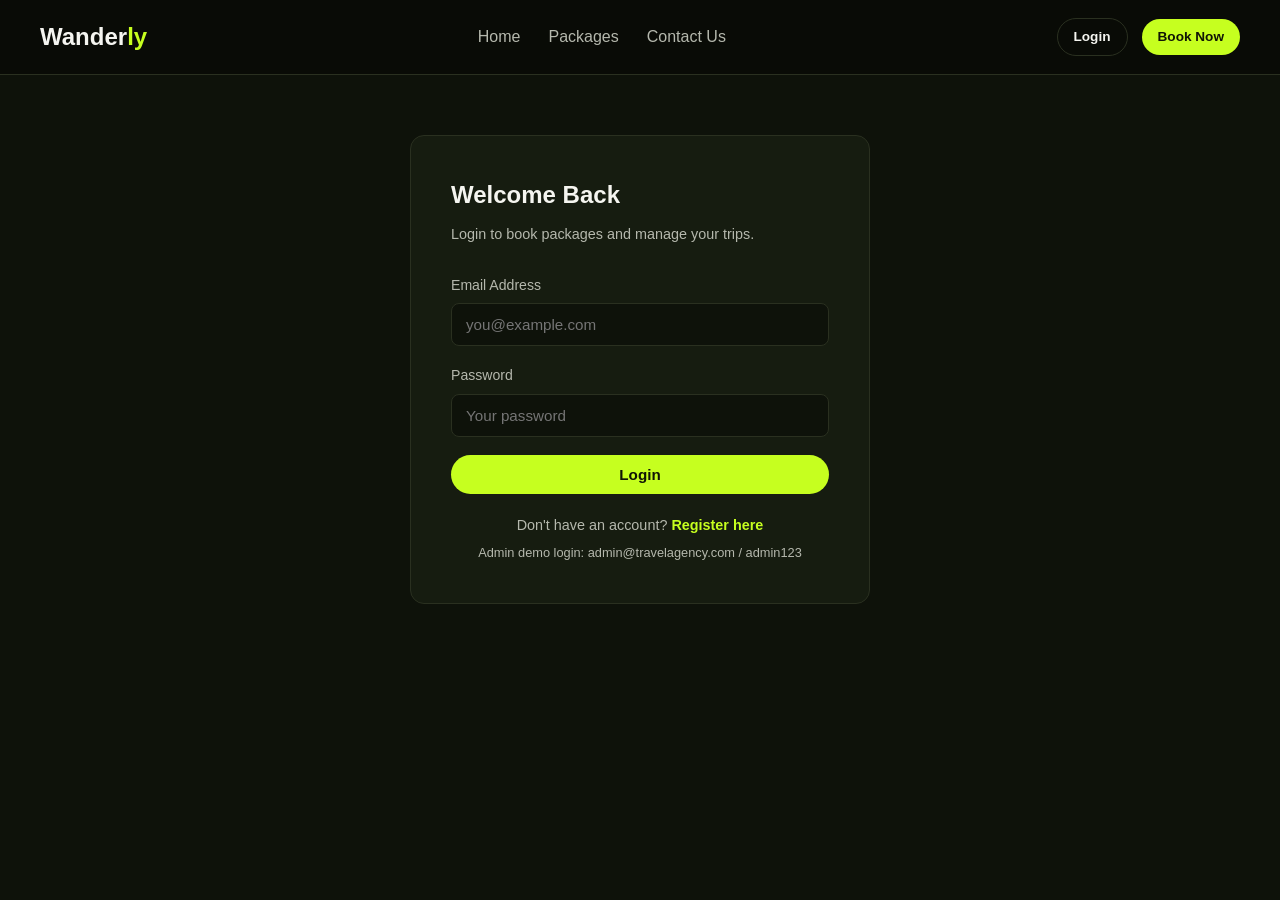
<file: wanderly-travel-agency/src/main/resources/static/admin.html>
<!DOCTYPE html>
<html lang="en">
<head>
<meta charset="UTF-8">
<meta name="viewport" content="width=device-width, initial-scale=1.0">
<title>Admin Panel | Wanderly</title>
<link rel="stylesheet" href="css/style.css">
</head>
<body>

<nav class="navbar">
  <a href="index.html" class="logo">Wander<span>ly</span></a>
  <div class="nav-links">
    <a href="index.html">Home</a>
    <a href="packages.html">Packages</a>
    <a href="contact.html">Contact Us</a>
  </div>
  <div class="nav-actions" id="nav-auth-area"></div>
</nav>

<section class="section">
  <div class="section-header" style="margin-bottom:20px; text-align:left; max-width:100%;">
    <div class="tag">Admin</div>
    <h2>Dashboard</h2>
  </div>

  <div class="tabs">
    <button class="tab-btn active" data-tab="packages">Manage Packages</button>
    <button class="tab-btn" data-tab="bookings">All Bookings</button>
    <button class="tab-btn" data-tab="messages">Contact Messages</button>
  </div>

  <!-- PACKAGES TAB -->
  <div class="tab-content active" id="tab-packages">
    <div class="form-wrapper" style="margin: 0 0 30px; max-width: 100%;">
      <h2 id="package-form-title">Add New Package</h2>
      <div class="alert alert-error" id="package-error"></div>
      <div class="alert alert-success" id="package-success"></div>
      <form id="package-form">
        <input type="hidden" id="package-id">
        <div class="form-row">
          <div class="form-group"><label>Title</label><input type="text" id="p-title" required></div>
          <div class="form-group"><label>Location</label><input type="text" id="p-location"></div>
        </div>
        <div class="form-row">
          <div class="form-group"><label>Category</label><input type="text" id="p-category" placeholder="Beach, Adventure, Wildlife..."></div>
          <div class="form-group"><label>Price (USD)</label><input type="number" id="p-price" min="0" step="0.01" required></div>
        </div>
        <div class="form-row">
          <div class="form-group"><label>Duration (days)</label><input type="number" id="p-duration" min="1"></div>
          <div class="form-group"><label>Image URL</label><input type="text" id="p-image" placeholder="https://..."></div>
        </div>
        <div class="form-group"><label>Description</label><textarea id="p-description" rows="3"></textarea></div>
        <div style="display:flex; gap:10px;">
          <button type="submit" class="btn btn-primary" id="package-submit-btn">Add Package</button>
          <button type="button" class="btn btn-outline hidden" id="package-cancel-btn">Cancel Edit</button>
        </div>
      </form>
    </div>

    <div class="table-wrap">
      <table>
        <thead><tr><th>Title</th><th>Location</th><th>Category</th><th>Price</th><th>Days</th><th>Actions</th></tr></thead>
        <tbody id="packages-body"><tr><td colspan="6" class="empty-state">Loading...</td></tr></tbody>
      </table>
    </div>
  </div>

  <!-- BOOKINGS TAB -->
  <div class="tab-content" id="tab-bookings">
    <div class="table-wrap">
      <table>
        <thead><tr><th>User</th><th>Package</th><th>Travel Date</th><th>People</th><th>Status</th><th>Update</th></tr></thead>
        <tbody id="bookings-body"><tr><td colspan="6" class="empty-state">Loading...</td></tr></tbody>
      </table>
    </div>
  </div>

  <!-- MESSAGES TAB -->
  <div class="tab-content" id="tab-messages">
    <div class="table-wrap">
      <table>
        <thead><tr><th>Name</th><th>Email</th><th>Subject</th><th>Message</th></tr></thead>
        <tbody id="messages-body"><tr><td colspan="4" class="empty-state">Loading...</td></tr></tbody>
      </table>
    </div>
  </div>
</section>

<script src="js/api.js"></script>
<script>
  // Guard: only logged-in admins can access this page
  if (!Auth.isLoggedIn() || !Auth.isAdmin()) {
    window.location.href = "login.html?redirect=admin.html";
  }

  // Tabs
  document.querySelectorAll(".tab-btn").forEach(btn => {
    btn.addEventListener("click", () => {
      document.querySelectorAll(".tab-btn").forEach(b => b.classList.remove("active"));
      document.querySelectorAll(".tab-content").forEach(c => c.classList.remove("active"));
      btn.classList.add("active");
      document.getElementById("tab-" + btn.dataset.tab).classList.add("active");
    });
  });

  // ---------------- PACKAGES ----------------
  async function loadPackages() {
    const body = document.getElementById("packages-body");
    try {
      const packages = await apiFetch("/packages", { method: "GET" });
      if (packages.length === 0) {
        body.innerHTML = '<tr><td colspan="6" class="empty-state">No packages yet.</td></tr>';
        return;
      }
      body.innerHTML = packages.map(p => `
        <tr>
          <td>${p.title}</td>
          <td>${p.location || '-'}</td>
          <td>${p.category || '-'}</td>
          <td>$${p.price}</td>
          <td>${p.durationDays || '-'}</td>
          <td>
            <button class="btn btn-outline btn-small" onclick='editPackage(${JSON.stringify(p)})'>Edit</button>
            <button class="btn btn-danger btn-small" onclick="deletePackage(${p.id})">Delete</button>
          </td>
        </tr>
      `).join("");
    } catch (err) {
      body.innerHTML = `<tr><td colspan="6" class="empty-state">${err.message}</td></tr>`;
    }
  }

  function editPackage(p) {
    document.getElementById("package-id").value = p.id;
    document.getElementById("p-title").value = p.title || "";
    document.getElementById("p-location").value = p.location || "";
    document.getElementById("p-category").value = p.category || "";
    document.getElementById("p-price").value = p.price || "";
    document.getElementById("p-duration").value = p.durationDays || "";
    document.getElementById("p-image").value = p.imageUrl || "";
    document.getElementById("p-description").value = p.description || "";
    document.getElementById("package-form-title").textContent = "Edit Package";
    document.getElementById("package-submit-btn").textContent = "Update Package";
    document.getElementById("package-cancel-btn").classList.remove("hidden");
    window.scrollTo({ top: 0, behavior: "smooth" });
  }

  function resetPackageForm() {
    document.getElementById("package-form").reset();
    document.getElementById("package-id").value = "";
    document.getElementById("package-form-title").textContent = "Add New Package";
    document.getElementById("package-submit-btn").textContent = "Add Package";
    document.getElementById("package-cancel-btn").classList.add("hidden");
  }

  document.getElementById("package-cancel-btn").addEventListener("click", resetPackageForm);

  document.getElementById("package-form").addEventListener("submit", async (e) => {
    e.preventDefault();
    const errorBox = document.getElementById("package-error");
    const successBox = document.getElementById("package-success");
    errorBox.classList.remove("show");
    successBox.classList.remove("show");

    const id = document.getElementById("package-id").value;
    const payload = {
      title: document.getElementById("p-title").value.trim(),
      location: document.getElementById("p-location").value.trim(),
      category: document.getElementById("p-category").value.trim(),
      price: parseFloat(document.getElementById("p-price").value),
      durationDays: parseInt(document.getElementById("p-duration").value, 10) || null,
      imageUrl: document.getElementById("p-image").value.trim(),
      description: document.getElementById("p-description").value.trim()
    };

    try {
      if (id) {
        await apiFetch(`/packages/${id}`, { method: "PUT", body: JSON.stringify(payload) });
        successBox.textContent = "Package updated!";
      } else {
        await apiFetch("/packages", { method: "POST", body: JSON.stringify(payload) });
        successBox.textContent = "Package added!";
      }
      successBox.classList.add("show");
      resetPackageForm();
      loadPackages();
    } catch (err) {
      errorBox.textContent = err.message;
      errorBox.classList.add("show");
    }
  });

  async function deletePackage(id) {
    if (!confirm("Delete this package?")) return;
    try {
      await apiFetch(`/packages/${id}`, { method: "DELETE" });
      loadPackages();
    } catch (err) {
      alert(err.message);
    }
  }

  // ---------------- BOOKINGS ----------------
  async function loadBookings() {
    const body = document.getElementById("bookings-body");
    try {
      const bookings = await apiFetch("/bookings/all", { method: "GET" });
      if (bookings.length === 0) {
        body.innerHTML = '<tr><td colspan="6" class="empty-state">No bookings yet.</td></tr>';
        return;
      }
      body.innerHTML = bookings.map(b => `
        <tr>
          <td>${b.user.fullName}<br><small style="color:var(--text-muted)">${b.user.email}</small></td>
          <td>${b.tourPackage.title}</td>
          <td>${b.travelDate}</td>
          <td>${b.numberOfPeople}</td>
          <td><span class="badge badge-${b.status.toLowerCase()}">${b.status}</span></td>
          <td>
            <select onchange="updateBookingStatus(${b.id}, this.value)">
              <option value="">Change status...</option>
              <option value="PENDING">Pending</option>
              <option value="CONFIRMED">Confirmed</option>
              <option value="CANCELLED">Cancelled</option>
            </select>
          </td>
        </tr>
      `).join("");
    } catch (err) {
      body.innerHTML = `<tr><td colspan="6" class="empty-state">${err.message}</td></tr>`;
    }
  }

  async function updateBookingStatus(id, status) {
    if (!status) return;
    try {
      await apiFetch(`/bookings/${id}/status`, { method: "PUT", body: JSON.stringify({ status }) });
      loadBookings();
    } catch (err) {
      alert(err.message);
    }
  }

  // ---------------- CONTACT MESSAGES ----------------
  async function loadMessages() {
    const body = document.getElementById("messages-body");
    try {
      const messages = await apiFetch("/contact", { method: "GET" });
      if (messages.length === 0) {
        body.innerHTML = '<tr><td colspan="4" class="empty-state">No messages yet.</td></tr>';
        return;
      }
      body.innerHTML = messages.map(m => `
        <tr>
          <td>${m.name}</td>
          <td>${m.email}</td>
          <td>${m.subject || '-'}</td>
          <td>${m.message}</td>
        </tr>
      `).join("");
    } catch (err) {
      body.innerHTML = `<tr><td colspan="4" class="empty-state">${err.message}</td></tr>`;
    }
  }

  loadPackages();
  loadBookings();
  loadMessages();
</script>
</body>
</html>
</file>
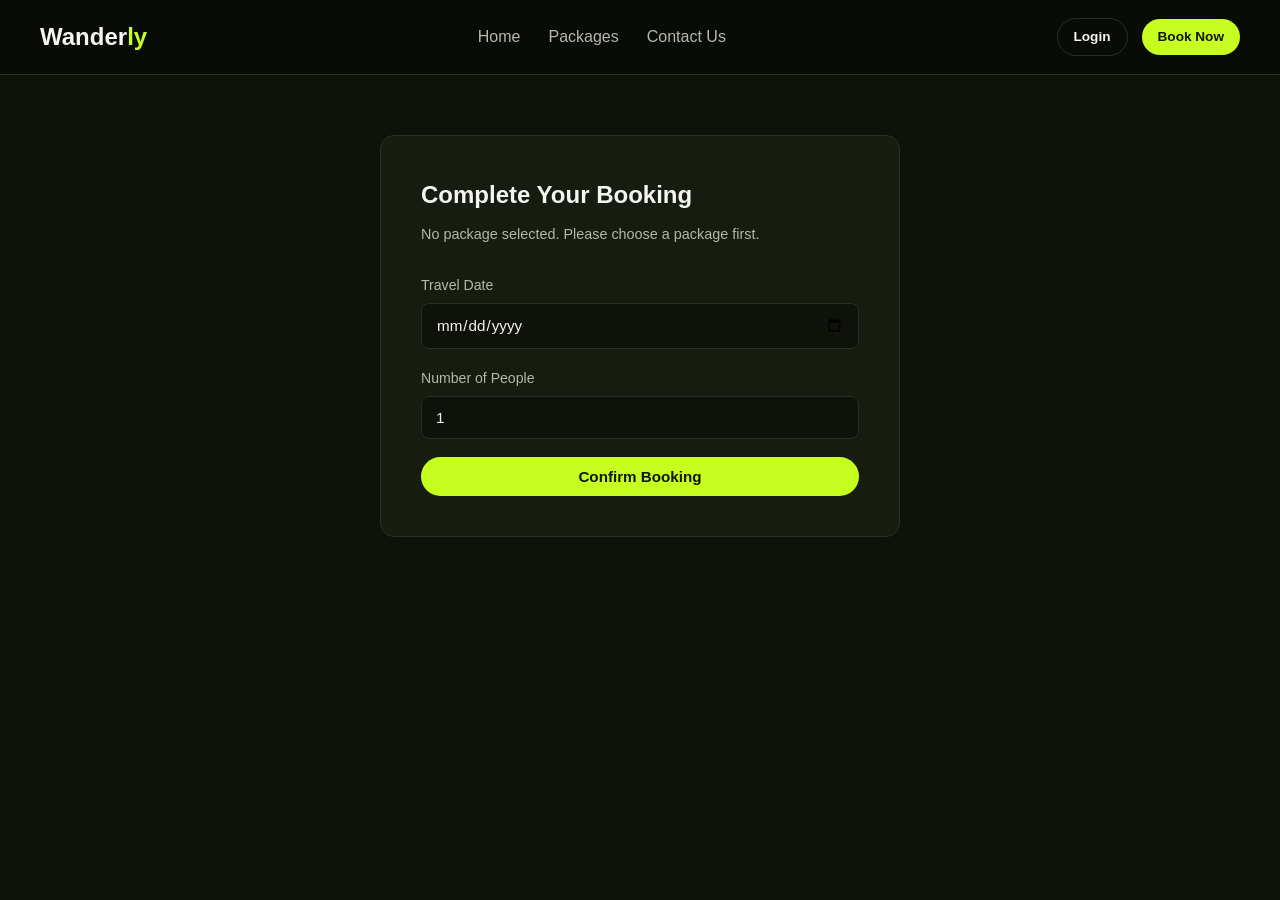
<file: wanderly-travel-agency/src/main/resources/static/booking.html>
<!DOCTYPE html>
<html lang="en">
<head>
<meta charset="UTF-8">
<meta name="viewport" content="width=device-width, initial-scale=1.0">
<title>Book Your Trip | Wanderly</title>
<link rel="stylesheet" href="css/style.css">
</head>
<body>

<nav class="navbar">
  <a href="index.html" class="logo">Wander<span>ly</span></a>
  <div class="nav-links">
    <a href="index.html">Home</a>
    <a href="packages.html">Packages</a>
    <a href="contact.html">Contact Us</a>
  </div>
  <div class="nav-actions" id="nav-auth-area"></div>
</nav>

<div class="form-wrapper" style="max-width:520px;">
  <h2>Complete Your Booking</h2>
  <p class="subtitle" id="package-summary">Loading package details...</p>

  <div class="alert alert-error" id="error-box"></div>
  <div class="alert alert-success" id="success-box"></div>

  <form id="booking-form">
    <div class="form-group">
      <label>Travel Date</label>
      <input type="date" id="travelDate" required>
    </div>
    <div class="form-group">
      <label>Number of People</label>
      <input type="number" id="numberOfPeople" min="1" value="1" required>
    </div>
    <button type="submit" class="btn btn-primary btn-block">Confirm Booking</button>
  </form>
</div>

<script src="js/api.js"></script>
<script>
  const params = new URLSearchParams(window.location.search);
  const packageId = params.get("packageId");
  let currentPackage = null;

  if (!packageId) {
    document.getElementById("package-summary").textContent = "No package selected. Please choose a package first.";
  }

  async function loadPackage() {
    try {
      currentPackage = await apiFetch(`/packages/${packageId}`, { method: "GET" });
      document.getElementById("package-summary").innerHTML =
        `Booking <strong style="color:var(--accent)">${currentPackage.title}</strong> — $${currentPackage.price} / person`;
    } catch (err) {
      document.getElementById("package-summary").textContent = err.message;
    }
  }
  if (packageId) loadPackage();

  document.getElementById("booking-form").addEventListener("submit", async (e) => {
    e.preventDefault();
    const errorBox = document.getElementById("error-box");
    const successBox = document.getElementById("success-box");
    errorBox.classList.remove("show");
    successBox.classList.remove("show");

    if (!Auth.isLoggedIn()) {
      window.location.href = "login.html?redirect=" + encodeURIComponent(window.location.href);
      return;
    }

    const travelDate = document.getElementById("travelDate").value;
    const numberOfPeople = parseInt(document.getElementById("numberOfPeople").value, 10);

    try {
      await apiFetch("/bookings", {
        method: "POST",
        body: JSON.stringify({ packageId: parseInt(packageId, 10), travelDate, numberOfPeople })
      });
      successBox.textContent = "Booking confirmed! Redirecting to your bookings...";
      successBox.classList.add("show");
      setTimeout(() => window.location.href = "my-bookings.html", 1200);
    } catch (err) {
      errorBox.textContent = err.message;
      errorBox.classList.add("show");
    }
  });
</script>
</body>
</html>
</file>
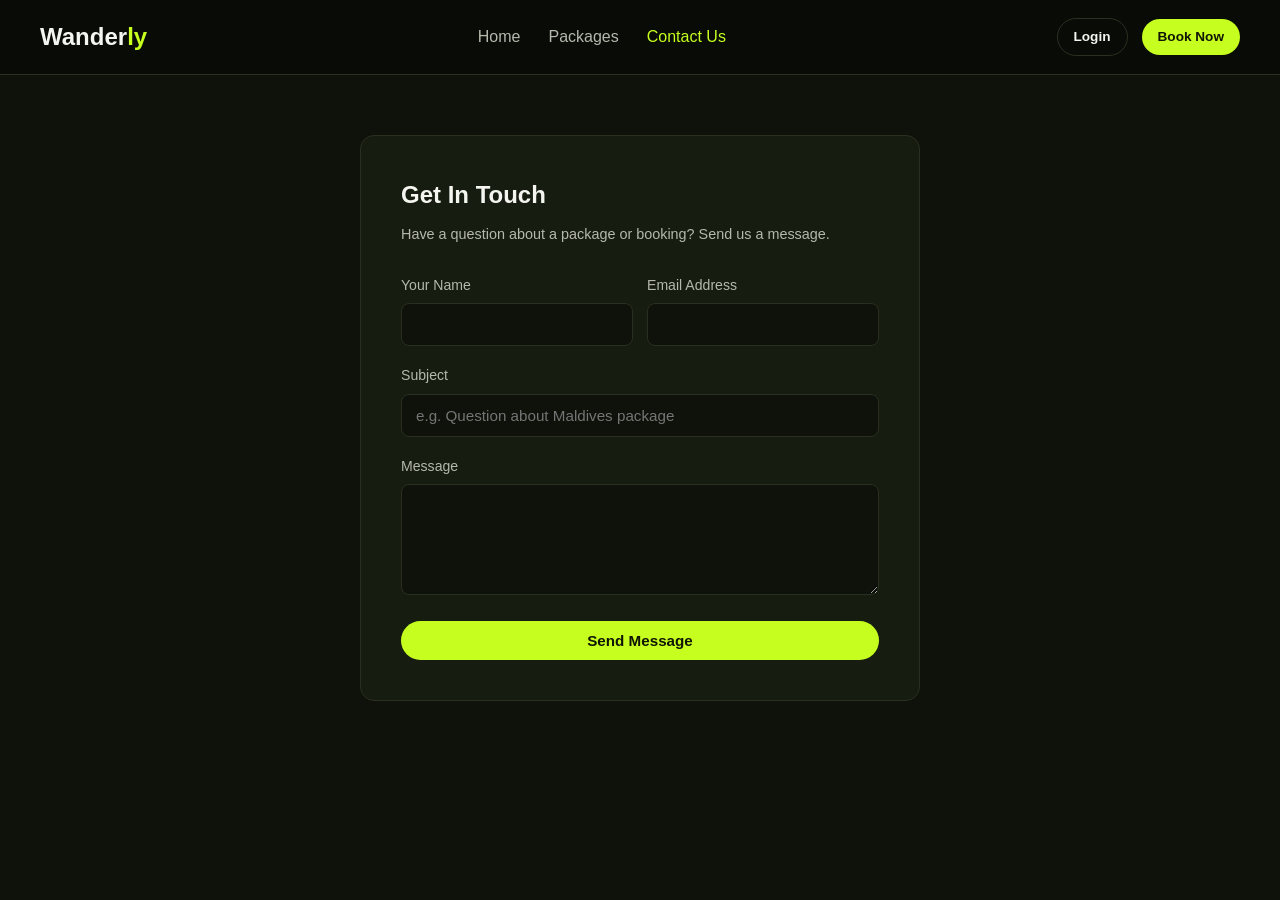
<file: wanderly-travel-agency/src/main/resources/static/contact.html>
<!DOCTYPE html>
<html lang="en">
<head>
<meta charset="UTF-8">
<meta name="viewport" content="width=device-width, initial-scale=1.0">
<title>Contact Us | Wanderly</title>
<link rel="stylesheet" href="css/style.css">
</head>
<body>

<nav class="navbar">
  <a href="index.html" class="logo">Wander<span>ly</span></a>
  <div class="nav-links">
    <a href="index.html">Home</a>
    <a href="packages.html">Packages</a>
    <a href="contact.html" class="active">Contact Us</a>
  </div>
  <div class="nav-actions" id="nav-auth-area"></div>
</nav>

<div class="form-wrapper" style="max-width:560px;">
  <h2>Get In Touch</h2>
  <p class="subtitle">Have a question about a package or booking? Send us a message.</p>

  <div class="alert alert-error" id="error-box"></div>
  <div class="alert alert-success" id="success-box"></div>

  <form id="contact-form">
    <div class="form-row">
      <div class="form-group">
        <label>Your Name</label>
        <input type="text" id="name" required>
      </div>
      <div class="form-group">
        <label>Email Address</label>
        <input type="email" id="email" required>
      </div>
    </div>
    <div class="form-group">
      <label>Subject</label>
      <input type="text" id="subject" placeholder="e.g. Question about Maldives package">
    </div>
    <div class="form-group">
      <label>Message</label>
      <textarea id="message" rows="5" required></textarea>
    </div>
    <button type="submit" class="btn btn-primary btn-block">Send Message</button>
  </form>
</div>

<script src="js/api.js"></script>
<script>
  document.getElementById("contact-form").addEventListener("submit", async (e) => {
    e.preventDefault();
    const errorBox = document.getElementById("error-box");
    const successBox = document.getElementById("success-box");
    errorBox.classList.remove("show");
    successBox.classList.remove("show");

    const payload = {
      name: document.getElementById("name").value.trim(),
      email: document.getElementById("email").value.trim(),
      subject: document.getElementById("subject").value.trim(),
      message: document.getElementById("message").value.trim()
    };

    try {
      const res = await apiFetch("/contact", { method: "POST", body: JSON.stringify(payload) });
      successBox.textContent = res.message || "Message sent!";
      successBox.classList.add("show");
      document.getElementById("contact-form").reset();
    } catch (err) {
      errorBox.textContent = err.message;
      errorBox.classList.add("show");
    }
  });
</script>
</body>
</html>
</file>
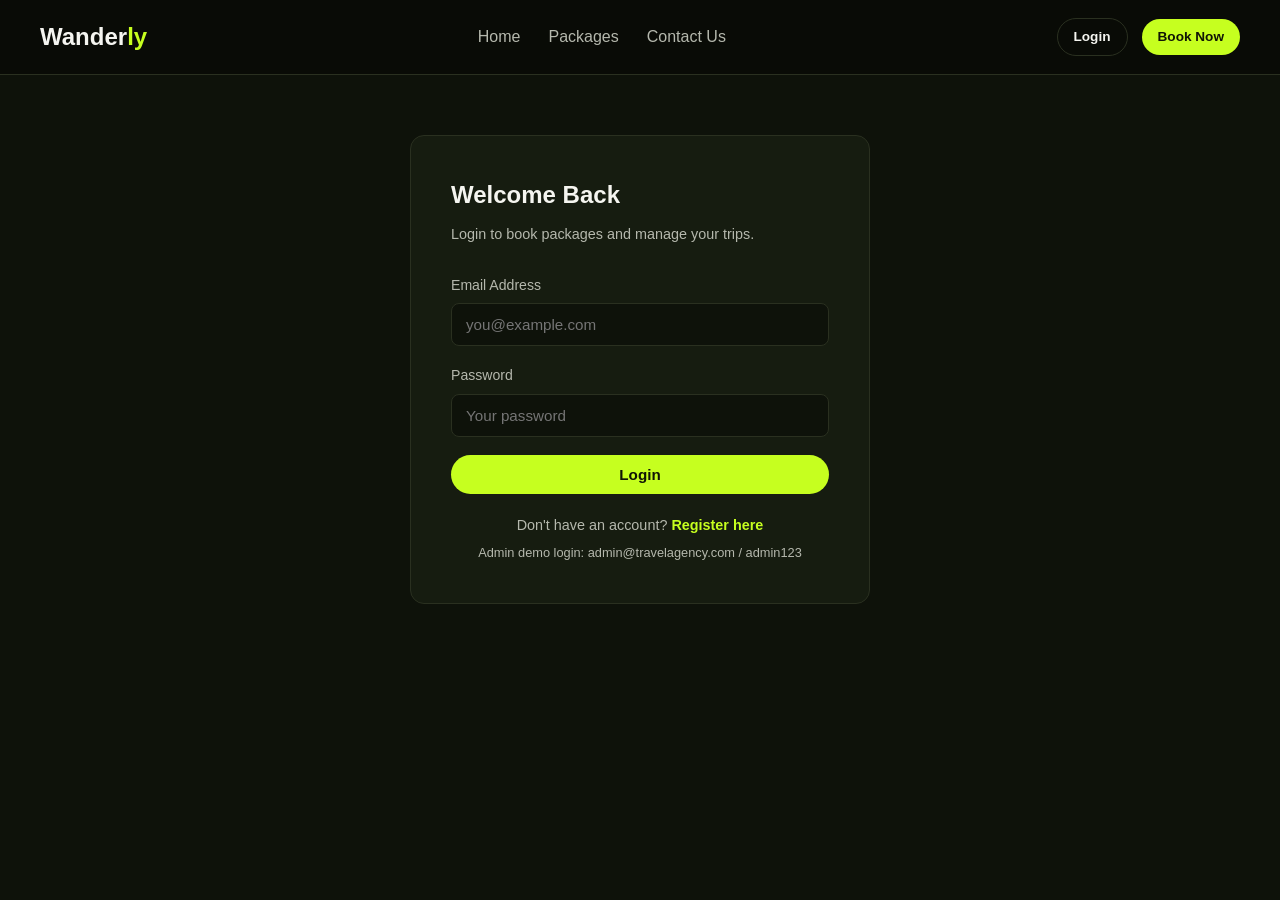
<file: wanderly-travel-agency/src/main/resources/static/login.html>
<!DOCTYPE html>
<html lang="en">
<head>
<meta charset="UTF-8">
<meta name="viewport" content="width=device-width, initial-scale=1.0">
<title>Login | Wanderly</title>
<link rel="stylesheet" href="css/style.css">
</head>
<body>

<nav class="navbar">
  <a href="index.html" class="logo">Wander<span>ly</span></a>
  <div class="nav-links">
    <a href="index.html">Home</a>
    <a href="packages.html">Packages</a>
    <a href="contact.html">Contact Us</a>
  </div>
  <div class="nav-actions" id="nav-auth-area"></div>
</nav>

<div class="form-wrapper">
  <h2>Welcome Back</h2>
  <p class="subtitle">Login to book packages and manage your trips.</p>

  <div class="alert alert-error" id="error-box"></div>

  <form id="login-form">
    <div class="form-group">
      <label>Email Address</label>
      <input type="email" id="email" required placeholder="you@example.com">
    </div>
    <div class="form-group">
      <label>Password</label>
      <input type="password" id="password" required placeholder="Your password">
    </div>
    <button type="submit" class="btn btn-primary btn-block">Login</button>
  </form>

  <div class="form-footer-link">
    Don't have an account? <a href="register.html">Register here</a>
  </div>
  <p class="form-footer-link" style="margin-top:6px; font-size:0.8rem;">
    Admin demo login: admin@travelagency.com / admin123
  </p>
</div>

<script src="js/api.js"></script>
<script>
  document.getElementById("login-form").addEventListener("submit", async (e) => {
    e.preventDefault();
    const errorBox = document.getElementById("error-box");
    errorBox.classList.remove("show");

    const email = document.getElementById("email").value.trim();
    const password = document.getElementById("password").value;

    try {
      const data = await apiFetch("/auth/login", {
        method: "POST",
        body: JSON.stringify({ email, password })
      });
      Auth.setSession(data);

      const redirect = new URLSearchParams(window.location.search).get("redirect");
      if (redirect) {
        window.location.href = redirect;
      } else if (data.role === "ROLE_ADMIN") {
        window.location.href = "admin.html";
      } else {
        window.location.href = "packages.html";
      }
    } catch (err) {
      errorBox.textContent = err.message;
      errorBox.classList.add("show");
    }
  });
</script>
</body>
</html>
</file>
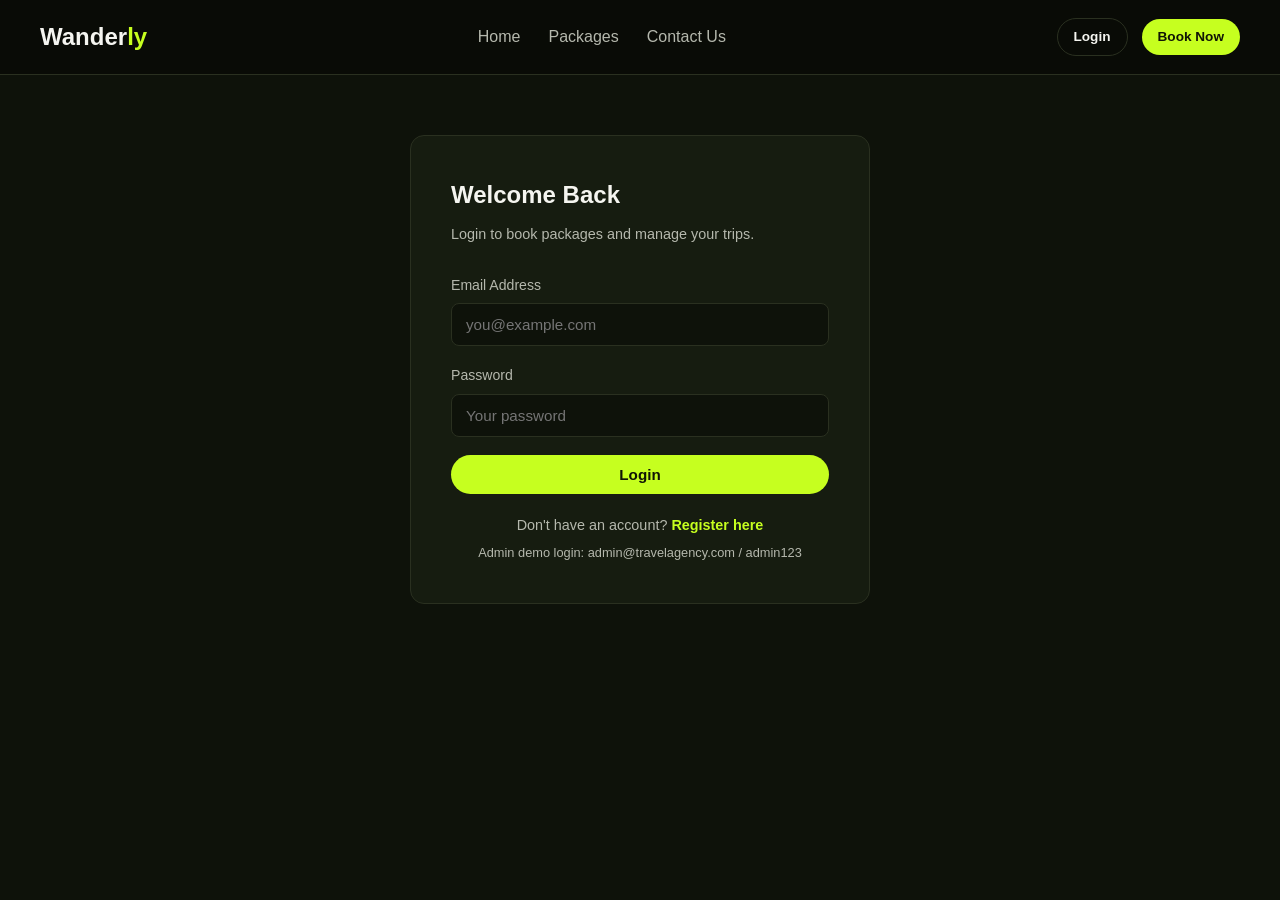
<file: wanderly-travel-agency/src/main/resources/static/my-bookings.html>
<!DOCTYPE html>
<html lang="en">
<head>
<meta charset="UTF-8">
<meta name="viewport" content="width=device-width, initial-scale=1.0">
<title>My Bookings | Wanderly</title>
<link rel="stylesheet" href="css/style.css">
</head>
<body>

<nav class="navbar">
  <a href="index.html" class="logo">Wander<span>ly</span></a>
  <div class="nav-links">
    <a href="index.html">Home</a>
    <a href="packages.html">Packages</a>
    <a href="contact.html">Contact Us</a>
  </div>
  <div class="nav-actions" id="nav-auth-area"></div>
</nav>

<section class="section">
  <div class="section-header" style="margin-bottom:24px;">
    <div class="tag">Your Trips</div>
    <h2>My Bookings</h2>
  </div>
  <div class="table-wrap">
    <table>
      <thead>
        <tr><th>Package</th><th>Location</th><th>Travel Date</th><th>People</th><th>Status</th></tr>
      </thead>
      <tbody id="bookings-body">
        <tr><td colspan="5" class="empty-state">Loading...</td></tr>
      </tbody>
    </table>
  </div>
</section>

<script src="js/api.js"></script>
<script>
  if (!Auth.isLoggedIn()) {
    window.location.href = "login.html?redirect=my-bookings.html";
  }

  async function loadMyBookings() {
    const body = document.getElementById("bookings-body");
    try {
      const bookings = await apiFetch("/bookings/my", { method: "GET" });
      if (bookings.length === 0) {
        body.innerHTML = '<tr><td colspan="5" class="empty-state">You have no bookings yet. <a href="packages.html" style="color:var(--accent)">Browse packages</a></td></tr>';
        return;
      }
      body.innerHTML = bookings.map(b => `
        <tr>
          <td>${b.tourPackage.title}</td>
          <td>${b.tourPackage.location || '-'}</td>
          <td>${b.travelDate}</td>
          <td>${b.numberOfPeople}</td>
          <td><span class="badge badge-${b.status.toLowerCase()}">${b.status}</span></td>
        </tr>
      `).join("");
    } catch (err) {
      body.innerHTML = `<tr><td colspan="5" class="empty-state">${err.message}</td></tr>`;
    }
  }
  loadMyBookings();
</script>
</body>
</html>
</file>
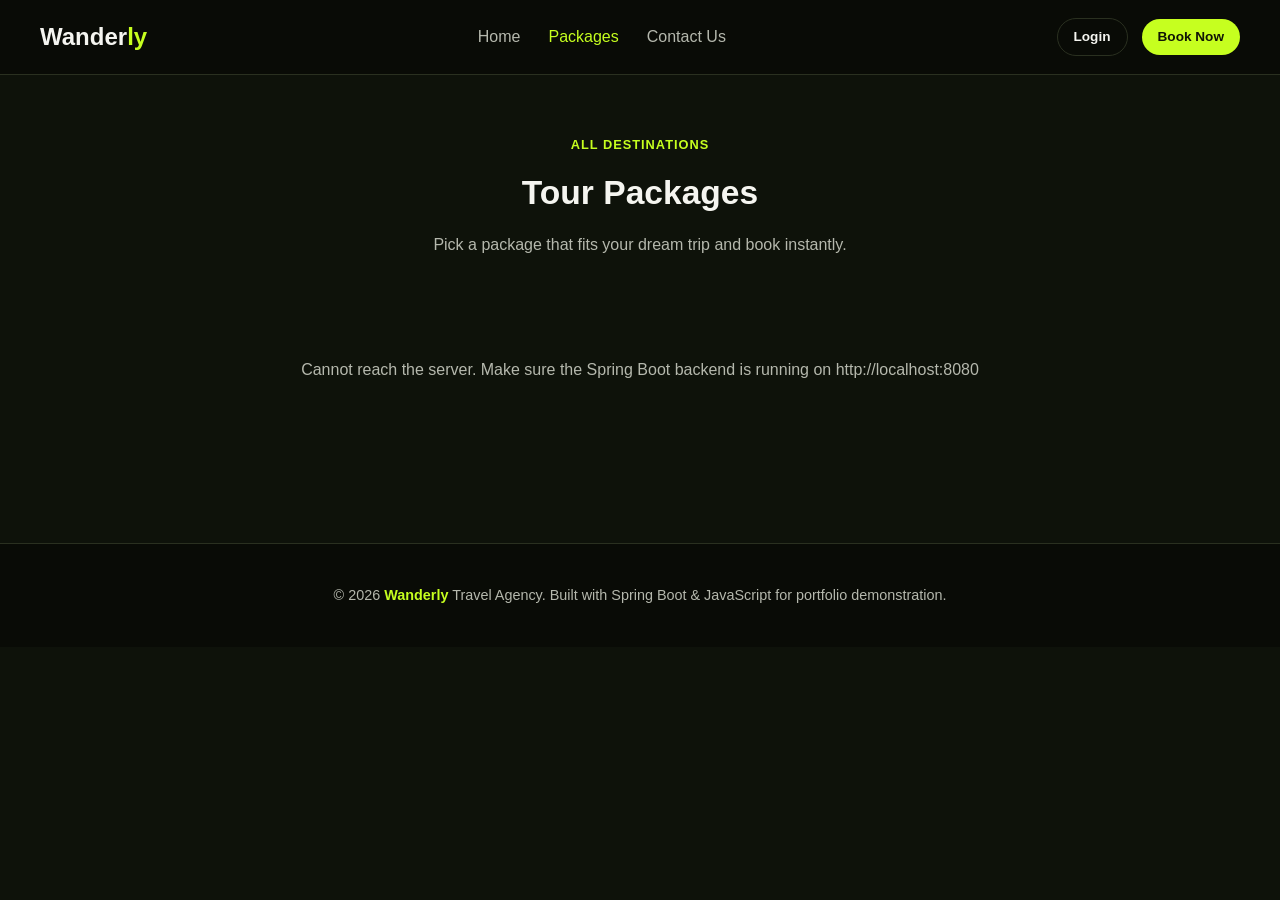
<file: wanderly-travel-agency/src/main/resources/static/packages.html>
<!DOCTYPE html>
<html lang="en">
<head>
<meta charset="UTF-8">
<meta name="viewport" content="width=device-width, initial-scale=1.0">
<title>Packages | Wanderly</title>
<link rel="stylesheet" href="css/style.css">
</head>
<body>

<nav class="navbar">
  <a href="index.html" class="logo">Wander<span>ly</span></a>
  <div class="nav-links">
    <a href="index.html">Home</a>
    <a href="packages.html" class="active">Packages</a>
    <a href="contact.html">Contact Us</a>
  </div>
  <div class="nav-actions" id="nav-auth-area"></div>
</nav>

<section class="section">
  <div class="section-header">
    <div class="tag">All Destinations</div>
    <h2>Tour Packages</h2>
    <p>Pick a package that fits your dream trip and book instantly.</p>
  </div>
  <div class="package-grid" id="all-packages">
    <p style="text-align:center; color:var(--text-muted); grid-column: 1/-1;">Loading packages...</p>
  </div>
</section>

<footer>
  <p>&copy; 2026 <span class="accent">Wanderly</span> Travel Agency. Built with Spring Boot &amp; JavaScript for portfolio demonstration.</p>
</footer>

<script src="js/api.js"></script>
<script>
  async function loadPackages() {
    const container = document.getElementById("all-packages");
    try {
      const packages = await apiFetch("/packages", { method: "GET" });

      if (packages.length === 0) {
        container.innerHTML = '<p class="empty-state" style="grid-column:1/-1;">No packages available yet.</p>';
        return;
      }

      container.innerHTML = packages.map(pkg => `
        <div class="package-card">
          <div class="img-wrap">
            <img src="${pkg.imageUrl || 'https://images.unsplash.com/photo-1476514525535-07fb3b4ae5f1?w=800'}" alt="${pkg.title}">
            <span class="category-badge">${pkg.category || 'Tour'}</span>
          </div>
          <div class="body">
            <h3>${pkg.title}</h3>
            <div class="location">📍 ${pkg.location || ''} · ${pkg.durationDays || '-'} days</div>
            <p class="desc">${pkg.description || ''}</p>
            <div class="footer-row">
              <div class="price">$${pkg.price} <small>/ person</small></div>
              <a href="booking.html?packageId=${pkg.id}" class="btn btn-primary btn-small">Book Now</a>
            </div>
          </div>
        </div>
      `).join("");
    } catch (err) {
      container.innerHTML = `<p class="empty-state" style="grid-column:1/-1;">${err.message}</p>`;
    }
  }
  loadPackages();
</script>
</body>
</html>
</file>
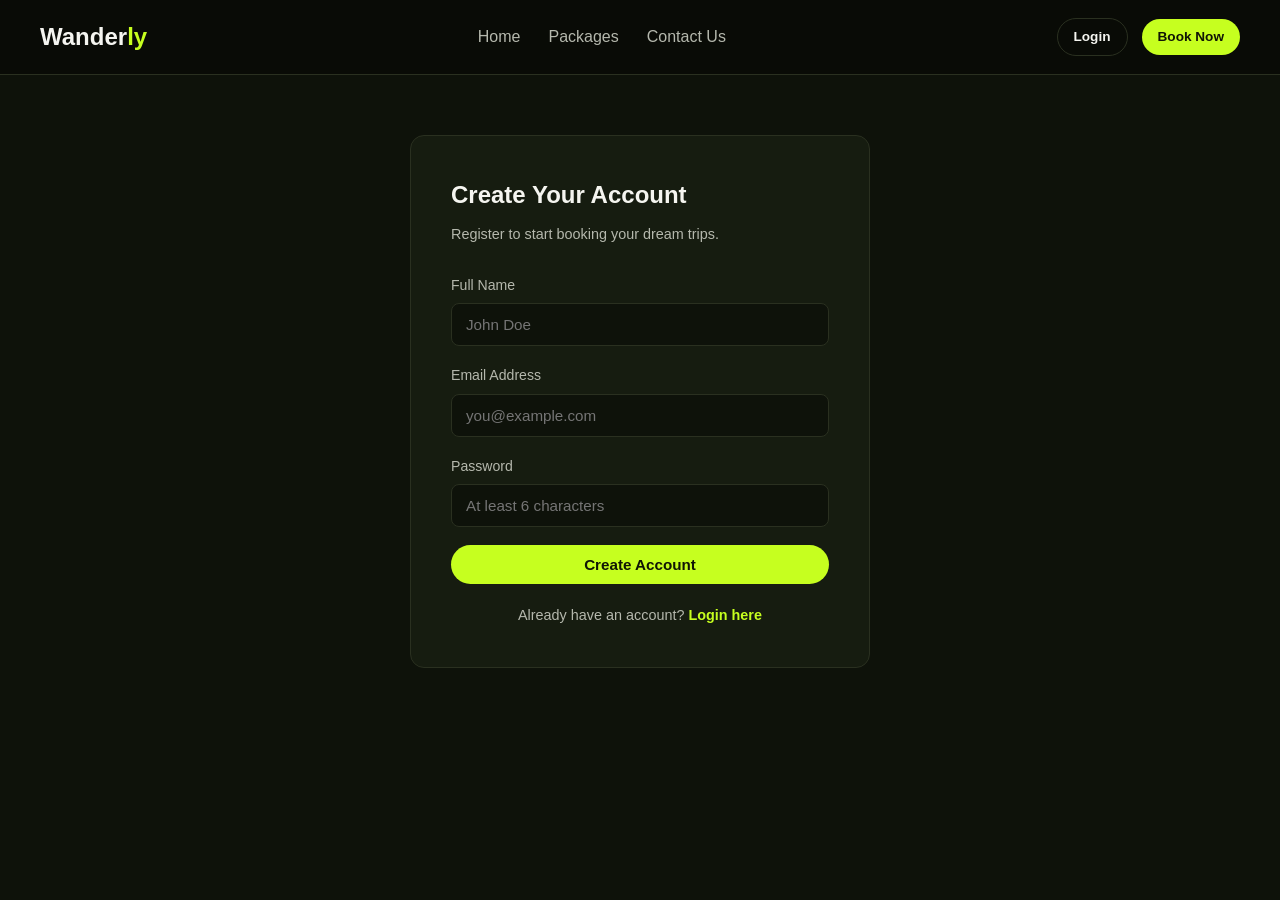
<file: wanderly-travel-agency/src/main/resources/static/register.html>
<!DOCTYPE html>
<html lang="en">
<head>
<meta charset="UTF-8">
<meta name="viewport" content="width=device-width, initial-scale=1.0">
<title>Register | Wanderly</title>
<link rel="stylesheet" href="css/style.css">
</head>
<body>

<nav class="navbar">
  <a href="index.html" class="logo">Wander<span>ly</span></a>
  <div class="nav-links">
    <a href="index.html">Home</a>
    <a href="packages.html">Packages</a>
    <a href="contact.html">Contact Us</a>
  </div>
  <div class="nav-actions" id="nav-auth-area"></div>
</nav>

<div class="form-wrapper">
  <h2>Create Your Account</h2>
  <p class="subtitle">Register to start booking your dream trips.</p>

  <div class="alert alert-error" id="error-box"></div>
  <div class="alert alert-success" id="success-box"></div>

  <form id="register-form">
    <div class="form-group">
      <label>Full Name</label>
      <input type="text" id="fullName" required placeholder="John Doe">
    </div>
    <div class="form-group">
      <label>Email Address</label>
      <input type="email" id="email" required placeholder="you@example.com">
    </div>
    <div class="form-group">
      <label>Password</label>
      <input type="password" id="password" required minlength="6" placeholder="At least 6 characters">
    </div>
    <button type="submit" class="btn btn-primary btn-block">Create Account</button>
  </form>

  <div class="form-footer-link">
    Already have an account? <a href="login.html">Login here</a>
  </div>
</div>

<script src="js/api.js"></script>
<script>
  document.getElementById("register-form").addEventListener("submit", async (e) => {
    e.preventDefault();
    const errorBox = document.getElementById("error-box");
    const successBox = document.getElementById("success-box");
    errorBox.classList.remove("show");
    successBox.classList.remove("show");

    const fullName = document.getElementById("fullName").value.trim();
    const email = document.getElementById("email").value.trim();
    const password = document.getElementById("password").value;

    try {
      await apiFetch("/auth/register", {
        method: "POST",
        body: JSON.stringify({ fullName, email, password })
      });
      successBox.textContent = "Account created successfully! Redirecting to login...";
      successBox.classList.add("show");
      setTimeout(() => window.location.href = "login.html", 1200);
    } catch (err) {
      errorBox.textContent = err.message;
      errorBox.classList.add("show");
    }
  });
</script>
</body>
</html>
</file>
<file: wanderly-travel-agency/src/main/resources/static/css/style.css>
:root {
  --bg-dark: #0e120a;
  --bg-darker: #090b06;
  --card-bg: #161c10;
  --accent: #c6ff1f;
  --accent-dark: #a3d419;
  --text-light: #f5f5f0;
  --text-muted: #b5b8ad;
  --border-color: #2a3020;
  --danger: #ff5c5c;
  --success: #4ade80;
  --radius: 14px;
}

* {
  margin: 0;
  padding: 0;
  box-sizing: border-box;
}

body {
  font-family: 'Segoe UI', Roboto, Arial, sans-serif;
  background: var(--bg-dark);
  color: var(--text-light);
  line-height: 1.6;
}

a {
  text-decoration: none;
  color: inherit;
}

img {
  max-width: 100%;
  display: block;
}

.container {
  max-width: 1200px;
  margin: 0 auto;
  padding: 0 24px;
}

/* ---------- Navbar ---------- */
.navbar {
  display: flex;
  align-items: center;
  justify-content: space-between;
  padding: 18px 40px;
  background: var(--bg-darker);
  position: sticky;
  top: 0;
  z-index: 100;
  border-bottom: 1px solid var(--border-color);
  flex-wrap: wrap;
  gap: 12px;
}

.navbar .logo {
  font-size: 1.5rem;
  font-weight: 800;
  color: var(--text-light);
}

.navbar .logo span {
  color: var(--accent);
}

.nav-links {
  display: flex;
  gap: 28px;
  align-items: center;
  flex-wrap: wrap;
}

.nav-links a {
  color: var(--text-muted);
  font-weight: 500;
  transition: color 0.2s;
}

.nav-links a:hover,
.nav-links a.active {
  color: var(--accent);
}

.nav-actions {
  display: flex;
  align-items: center;
  gap: 14px;
}

.btn {
  display: inline-block;
  padding: 11px 26px;
  border-radius: 50px;
  font-weight: 600;
  cursor: pointer;
  border: none;
  transition: all 0.2s ease;
  font-size: 0.95rem;
}

.btn-primary {
  background: var(--accent);
  color: #101505;
}

.btn-primary:hover {
  background: var(--accent-dark);
  transform: translateY(-1px);
}

.btn-outline {
  background: transparent;
  border: 1px solid var(--border-color);
  color: var(--text-light);
}

.btn-outline:hover {
  border-color: var(--accent);
  color: var(--accent);
}

.btn-danger {
  background: var(--danger);
  color: #fff;
}

.btn-small {
  padding: 7px 16px;
  font-size: 0.85rem;
}

.btn-block {
  width: 100%;
  text-align: center;
}

/* ---------- Hero ---------- */
.hero {
  padding: 90px 40px 60px;
  display: flex;
  align-items: center;
  gap: 40px;
  flex-wrap: wrap;
}

.hero-content {
  flex: 1;
  min-width: 320px;
}

.hero-content h1 {
  font-size: 3rem;
  line-height: 1.15;
  margin-bottom: 20px;
}

.hero-content h1 span {
  color: var(--accent);
}

.hero-content p {
  color: var(--text-muted);
  max-width: 480px;
  margin-bottom: 30px;
}

.hero-features {
  display: grid;
  grid-template-columns: 1fr 1fr;
  gap: 12px 30px;
  margin-bottom: 30px;
  max-width: 480px;
}

.hero-features div {
  display: flex;
  align-items: center;
  gap: 8px;
  color: var(--text-light);
  font-size: 0.95rem;
}

.hero-features div::before {
  content: "✔";
  color: var(--bg-dark);
  background: var(--accent);
  border-radius: 50%;
  width: 20px;
  height: 20px;
  display: flex;
  align-items: center;
  justify-content: center;
  font-size: 0.7rem;
  flex-shrink: 0;
}

.hero-cta {
  display: flex;
  align-items: center;
  gap: 20px;
  flex-wrap: wrap;
}

.hero-image {
  flex: 1;
  min-width: 280px;
  border-radius: var(--radius);
  overflow: hidden;
  box-shadow: 0 20px 60px rgba(0,0,0,0.5);
}

/* ---------- Section headers ---------- */
.section {
  padding: 60px 40px;
}

.section-header {
  text-align: center;
  max-width: 620px;
  margin: 0 auto 40px;
}

.section-header .tag {
  color: var(--accent);
  font-weight: 700;
  letter-spacing: 1px;
  text-transform: uppercase;
  font-size: 0.8rem;
}

.section-header h2 {
  font-size: 2.1rem;
  margin-top: 10px;
}

.section-header p {
  color: var(--text-muted);
  margin-top: 12px;
}

/* ---------- Package Cards ---------- */
.package-grid {
  display: grid;
  grid-template-columns: repeat(auto-fit, minmax(280px, 1fr));
  gap: 26px;
  max-width: 1160px;
  margin: 0 auto;
}

.package-card {
  background: var(--card-bg);
  border-radius: var(--radius);
  overflow: hidden;
  border: 1px solid var(--border-color);
  transition: transform 0.2s ease, border-color 0.2s ease;
  display: flex;
  flex-direction: column;
}

.package-card:hover {
  transform: translateY(-6px);
  border-color: var(--accent);
}

.package-card .img-wrap {
  height: 190px;
  overflow: hidden;
  position: relative;
}

.package-card .img-wrap img {
  width: 100%;
  height: 100%;
  object-fit: cover;
}

.package-card .category-badge {
  position: absolute;
  top: 12px;
  left: 12px;
  background: var(--accent);
  color: #101505;
  padding: 4px 12px;
  border-radius: 50px;
  font-size: 0.75rem;
  font-weight: 700;
}

.package-card .body {
  padding: 18px 20px 22px;
  display: flex;
  flex-direction: column;
  gap: 10px;
  flex: 1;
}

.package-card h3 {
  font-size: 1.15rem;
}

.package-card .location {
  color: var(--text-muted);
  font-size: 0.85rem;
}

.package-card .desc {
  color: var(--text-muted);
  font-size: 0.88rem;
  flex: 1;
}

.package-card .footer-row {
  display: flex;
  align-items: center;
  justify-content: space-between;
  margin-top: 8px;
}

.package-card .price {
  color: var(--accent);
  font-weight: 800;
  font-size: 1.2rem;
}

.package-card .price small {
  color: var(--text-muted);
  font-weight: 400;
  font-size: 0.75rem;
}

/* ---------- Forms ---------- */
.form-wrapper {
  max-width: 460px;
  margin: 60px auto;
  background: var(--card-bg);
  border: 1px solid var(--border-color);
  border-radius: var(--radius);
  padding: 40px;
}

.form-wrapper h2 {
  margin-bottom: 8px;
}

.form-wrapper .subtitle {
  color: var(--text-muted);
  margin-bottom: 28px;
  font-size: 0.9rem;
}

.form-group {
  margin-bottom: 18px;
}

.form-group label {
  display: block;
  margin-bottom: 7px;
  font-size: 0.88rem;
  color: var(--text-muted);
}

.form-group input,
.form-group textarea,
.form-group select {
  width: 100%;
  padding: 12px 14px;
  border-radius: 8px;
  border: 1px solid var(--border-color);
  background: var(--bg-dark);
  color: var(--text-light);
  font-size: 0.95rem;
  font-family: inherit;
}

.form-group input:focus,
.form-group textarea:focus,
.form-group select:focus {
  outline: none;
  border-color: var(--accent);
}

.form-row {
  display: grid;
  grid-template-columns: 1fr 1fr;
  gap: 14px;
}

.form-footer-link {
  text-align: center;
  margin-top: 20px;
  color: var(--text-muted);
  font-size: 0.9rem;
}

.form-footer-link a {
  color: var(--accent);
  font-weight: 600;
}

.alert {
  padding: 12px 16px;
  border-radius: 8px;
  margin-bottom: 18px;
  font-size: 0.9rem;
  display: none;
}

.alert.show {
  display: block;
}

.alert-error {
  background: rgba(255, 92, 92, 0.15);
  color: var(--danger);
  border: 1px solid var(--danger);
}

.alert-success {
  background: rgba(74, 222, 128, 0.15);
  color: var(--success);
  border: 1px solid var(--success);
}

/* ---------- Tables (admin/bookings) ---------- */
.table-wrap {
  overflow-x: auto;
  background: var(--card-bg);
  border-radius: var(--radius);
  border: 1px solid var(--border-color);
}

table {
  width: 100%;
  border-collapse: collapse;
  min-width: 640px;
}

th, td {
  padding: 14px 18px;
  text-align: left;
  font-size: 0.9rem;
  border-bottom: 1px solid var(--border-color);
}

th {
  color: var(--text-muted);
  text-transform: uppercase;
  font-size: 0.75rem;
  letter-spacing: 0.5px;
}

.badge {
  padding: 4px 12px;
  border-radius: 50px;
  font-size: 0.75rem;
  font-weight: 700;
}

.badge-pending { background: rgba(255,193,7,0.15); color: #ffc107; }
.badge-confirmed { background: rgba(74,222,128,0.15); color: var(--success); }
.badge-cancelled { background: rgba(255,92,92,0.15); color: var(--danger); }

/* ---------- Tabs (admin) ---------- */
.tabs {
  display: flex;
  gap: 10px;
  margin-bottom: 26px;
  flex-wrap: wrap;
}

.tab-btn {
  padding: 10px 22px;
  border-radius: 50px;
  border: 1px solid var(--border-color);
  background: transparent;
  color: var(--text-muted);
  cursor: pointer;
  font-weight: 600;
  font-size: 0.9rem;
}

.tab-btn.active {
  background: var(--accent);
  color: #101505;
  border-color: var(--accent);
}

.tab-content { display: none; }
.tab-content.active { display: block; }

/* ---------- Footer ---------- */
footer {
  background: var(--bg-darker);
  border-top: 1px solid var(--border-color);
  padding: 40px;
  text-align: center;
  color: var(--text-muted);
  font-size: 0.9rem;
  margin-top: 40px;
}

footer .accent { color: var(--accent); font-weight: 700; }

/* ---------- Utility ---------- */
.hidden { display: none !important; }
.text-center { text-align: center; }
.mt-20 { margin-top: 20px; }
.empty-state {
  text-align: center;
  padding: 60px 20px;
  color: var(--text-muted);
}

@media (max-width: 640px) {
  .navbar { padding: 14px 20px; }
  .nav-links { display: none; }
  .hero { padding: 50px 20px; }
  .hero-content h1 { font-size: 2.1rem; }
  .section { padding: 40px 20px; }
  .form-row { grid-template-columns: 1fr; }
}
</file>
